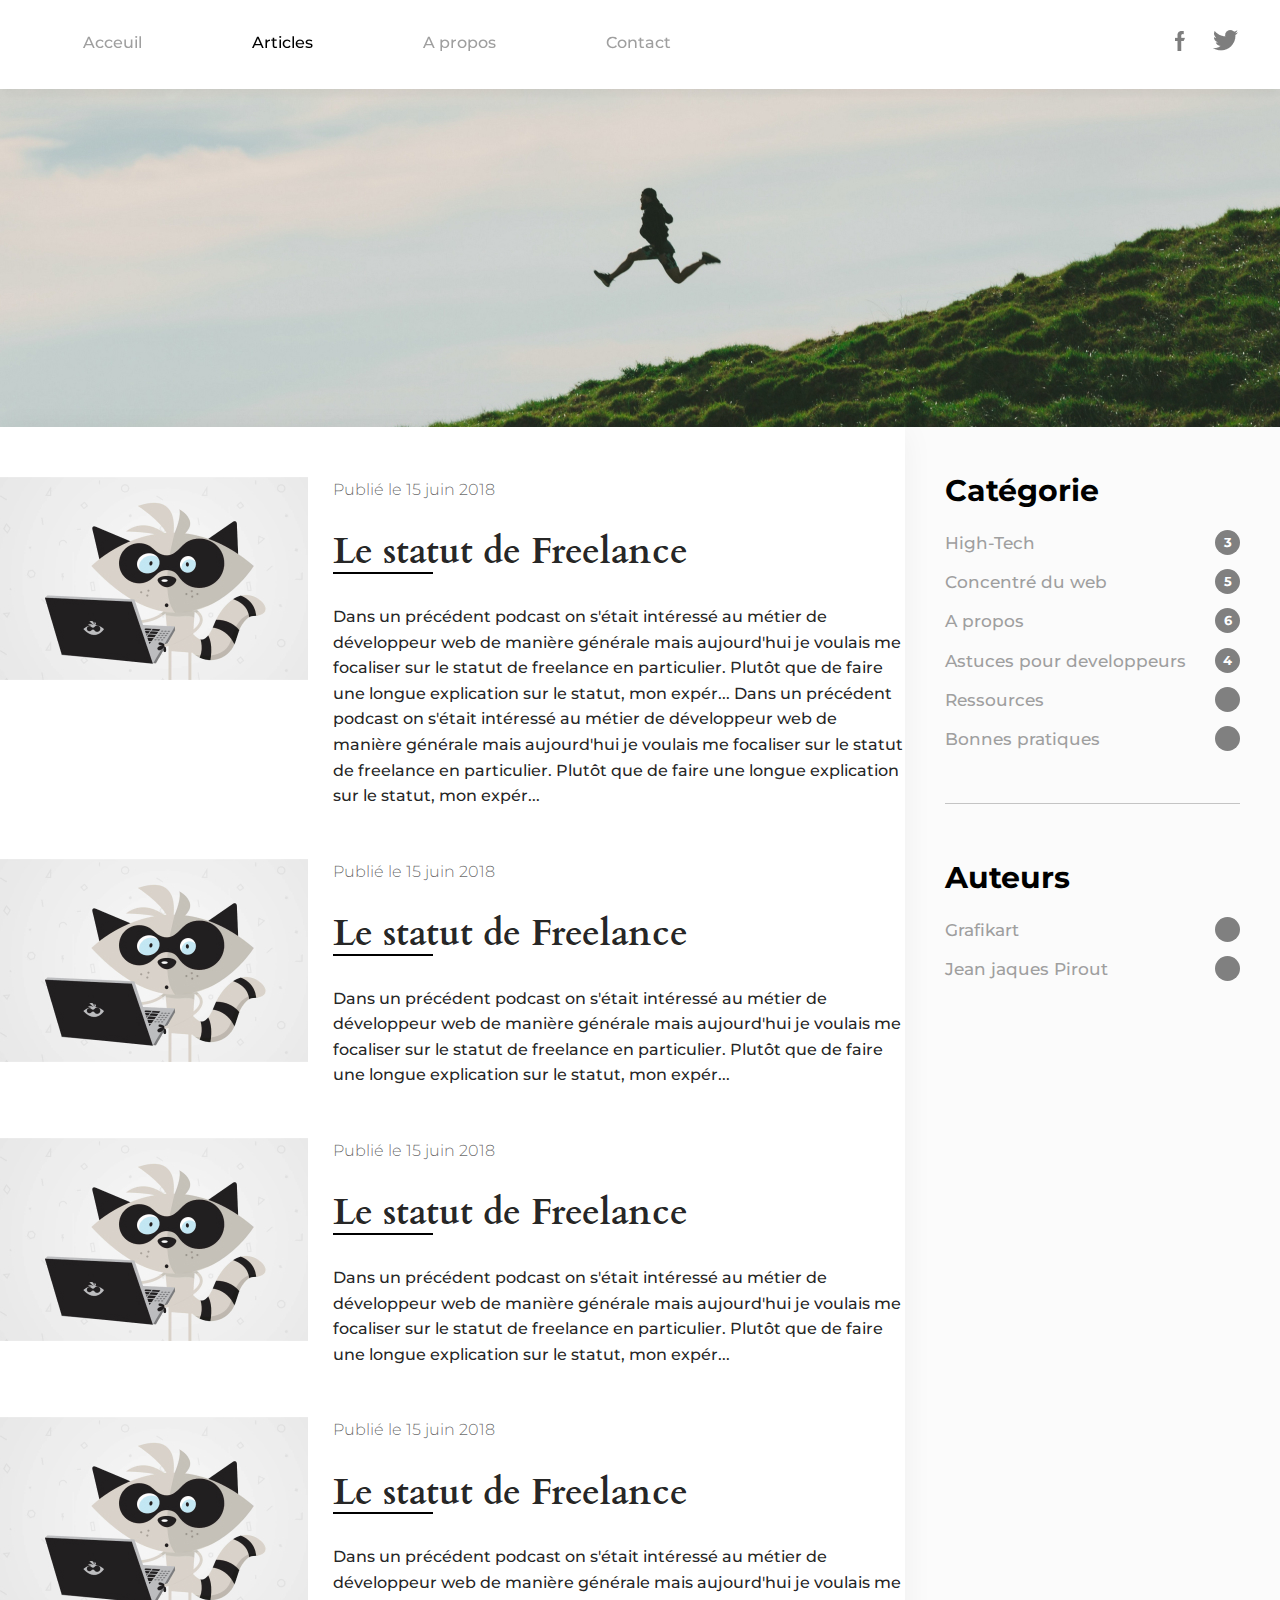
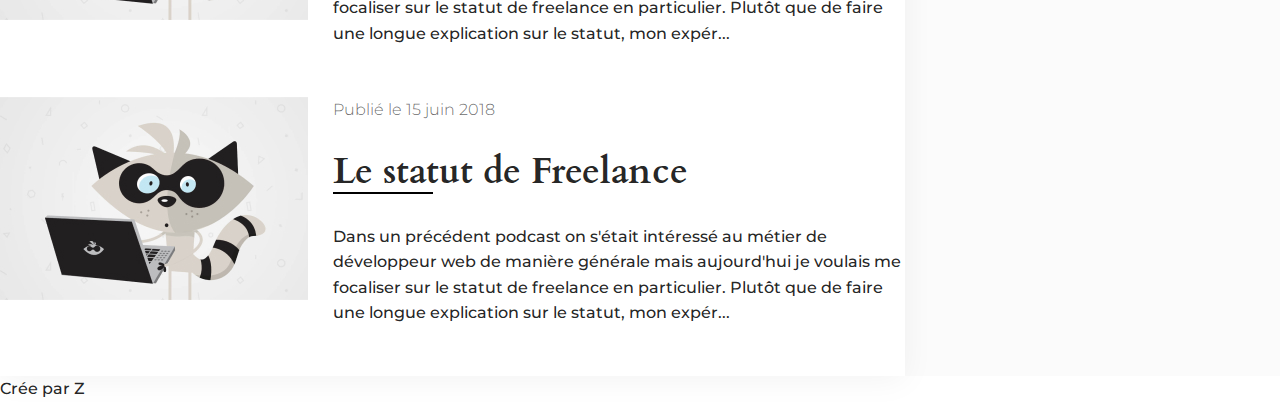
<file: index.html>
<!DOCTYPE html>
<html lang="fr">
<head>
    <meta charset="UTF-8">
    <meta name="viewport" content="width=device-width, initial-scale=1.0">
    <!-- Titre de la page -->
    <title>Mon Blog</title>
    <link rel="preconnect" href="https://fonts.googleapis.com">
    <link rel="preconnect" href="https://fonts.gstatic.com" crossorigin>
    <link href="https://fonts.googleapis.com/css2?family=Cardo:wght@700&family=Montserrat:ital,wght@0,700;1,700&display=swap" rel="stylesheet">
    <link rel="stylesheet" href="style.css">
</head>
<body>
    <header class="topbar">
        <nav>
            <a href="index.html">Acceuil</a>
            <a href="articles.html" class="active">Articles</a>
            <a href="apropos.html">A propos</a>
            <a href="contact.html">Contact</a>
        </nav>
        <div class="social">
            <a href="#" title="Facebook"><img src="img/facebook.png" title="Facebook"></a>
            <a href="#" title="Twitter"><img src="img/twitter.png" title="Twitter"></a>
        </div>
    </header>
    <div class="banniere"></div>
    <div class="body">
        
    <main class="main">
        <div class="container">
            <article class="article">
                <a href="article.html" class="article-img" class="article-img"><img src="img/articles.jpg"></a>
                <div class="article-date">Publié le 15 juin 2018</div>
                <h2 class="article-title"><a href="article.html">Le statut de Freelance</a></h2>
                <p>
                    Dans un précédent podcast on s'était intéressé au métier de développeur web de manière générale mais aujourd'hui je voulais me focaliser sur le statut de freelance en particulier. Plutôt que de faire une longue explication sur le statut, mon expér...
                    Dans un précédent podcast on s'était intéressé au métier de développeur web de manière générale mais aujourd'hui je voulais me focaliser sur le statut de freelance en particulier. Plutôt que de faire une longue explication sur le statut, mon expér...
                </p>
            </article>
            <article class="article">
                <a href="article.html" class="article-img" class="article-img" class="article-img"><img src="img/articles.jpg"></a>
                <div class="article-date">Publié le 15 juin 2018</div>
                <h2 class="article-title"><a href="article.html">Le statut de Freelance</a></h2>
                <p>
                    Dans un précédent podcast on s'était intéressé au métier de développeur web de manière générale mais aujourd'hui je voulais me focaliser sur le statut de freelance en particulier. Plutôt que de faire une longue explication sur le statut, mon expér...
                </p>
            </article>
            <article class="article">
                <a href="article.html" class="article-img" class="article-img" class="article-img"><img src="img/articles.jpg"></a>
                <div class="article-date">Publié le 15 juin 2018</div>
                <h2 class="article-title"><a href="article.html">Le statut de Freelance</a></h2>
                <p>
                    Dans un précédent podcast on s'était intéressé au métier de développeur web de manière générale mais aujourd'hui je voulais me focaliser sur le statut de freelance en particulier. Plutôt que de faire une longue explication sur le statut, mon expér...
                </p>
            </article>
            <article class="article">
                <a href="article.html" class="article-img" class="article-img" class="article-img"><img src="img/articles.jpg"></a>
                <div class="article-date">Publié le 15 juin 2018</div>
                <h2 class="article-title"><a href="article.html">Le statut de Freelance</a></h2>
                <p>
                    Dans un précédent podcast on s'était intéressé au métier de développeur web de manière générale mais aujourd'hui je voulais me focaliser sur le statut de freelance en particulier. Plutôt que de faire une longue explication sur le statut, mon expér...
                </p>
            </article>
            <article class="article">
                <a href="article.html" class="article-img" class="article-img"><img src="img/articles.jpg"></a>
                <div class="article-date">Publié le 15 juin 2018</div>
                <h2 class="article-title"><a href="article.html">Le statut de Freelance</a></h2>
                <p>
                    Dans un précédent podcast on s'était intéressé au métier de développeur web de manière générale mais aujourd'hui je voulais me focaliser sur le statut de freelance en particulier. Plutôt que de faire une longue explication sur le statut, mon expér...
                </p>
            </article>
        </div>
    </main>
    <aside class="sidebar">
        <h4 class="sidebar-title">Catégorie</h4>
        <ul>
            <li><a href="#" data-count="3">High-Tech</a></li>
            <li><a href="#" data-count="5">Concentré du web</a></li>
            <li><a href="#" data-count="6">A propos</a></li>
            <li><a href="#" data-count="4">Astuces pour developpeurs</a></li>
            <li><a href="#">Ressources</a></li>
            <li><a href="#">Bonnes pratiques</a></li>
        </ul>
        <hr>
        <h4 class="sidebar-title">Auteurs</h4>
        <ul>
            <li><a href="#">Grafikart</a></li>
            <li><a href="#">Jean jaques Pirout</a></li>
        </ul>
    </aside>
    </div>
    <footer class="footer">
        Crée par Z
    </footer>
</body>
</html>
</file>
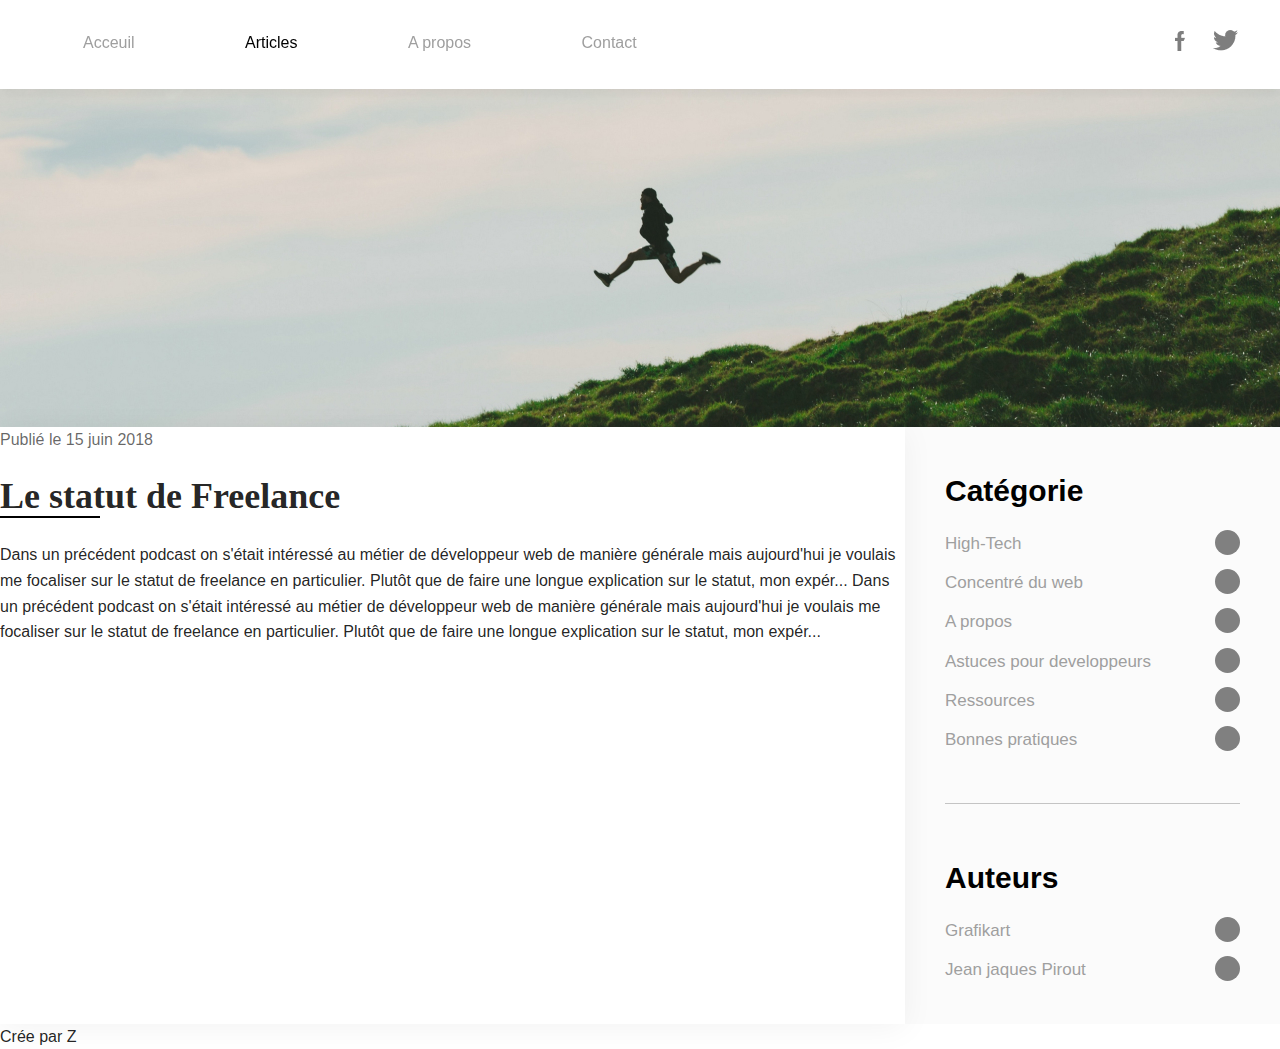
<file: article.html>
<!DOCTYPE html>
<html lang="fr">
<head>
    <meta charset="UTF-8">
    <meta name="viewport" content="width=device-width, initial-scale=1.0">
    <title>Mon Blog</title>
    <link rel="stylesheet" href="style.css">
</head>
<body>
    <header class="topbar">
        <nav>
            <a href="index.html">Acceuil</a>
            <a href="articles.html" class="active">Articles</a>
            <a href="apropos.html">A propos</a>
            <a href="contact.html">Contact</a>
        </nav>
        <div class="social">
            <a href="#" title="Facebook"><img src="img/facebook.png" title="Facebook"></a>
            <a href="#" title="Twitter"><img src="img/twitter.png" title="Twitter"></a>
        </div>
    </header>
    <div class="banniere"></div>
    <div class="body">
        
    <main class="main">
        <div class="container">
            <div class="article-date">Publié le 15 juin 2018</div>
                <h1 class="article-title">Le statut de Freelance</h2>
                <p>
                    Dans un précédent podcast on s'était intéressé au métier de développeur web de manière générale mais aujourd'hui je voulais me focaliser sur le statut de freelance en particulier. Plutôt que de faire une longue explication sur le statut, mon expér...
                    Dans un précédent podcast on s'était intéressé au métier de développeur web de manière générale mais aujourd'hui je voulais me focaliser sur le statut de freelance en particulier. Plutôt que de faire une longue explication sur le statut, mon expér...
                </p>
        </div>
    </main>
    <aside class="sidebar">
        <h4 class="sidebar-title">Catégorie</h4>
        <ul>
            <li><a href="#">High-Tech</a></li>
            <li><a href="#">Concentré du web</a></li>
            <li><a href="#">A propos</a></li>
            <li><a href="#">Astuces pour developpeurs</a></li>
            <li><a href="#">Ressources</a></li>
            <li><a href="#">Bonnes pratiques</a></li>
        </ul>
        <hr>
        <h4 class="sidebar-title">Auteurs</h4>
        <ul>
            <li><a href="#">Grafikart</a></li>
            <li><a href="#">Jean jaques Pirout</a></li>
        </ul>
    </aside>
    </div>
    <footer class="footer">
        Crée par Z
    </footer>
</body>
</html>
</file>
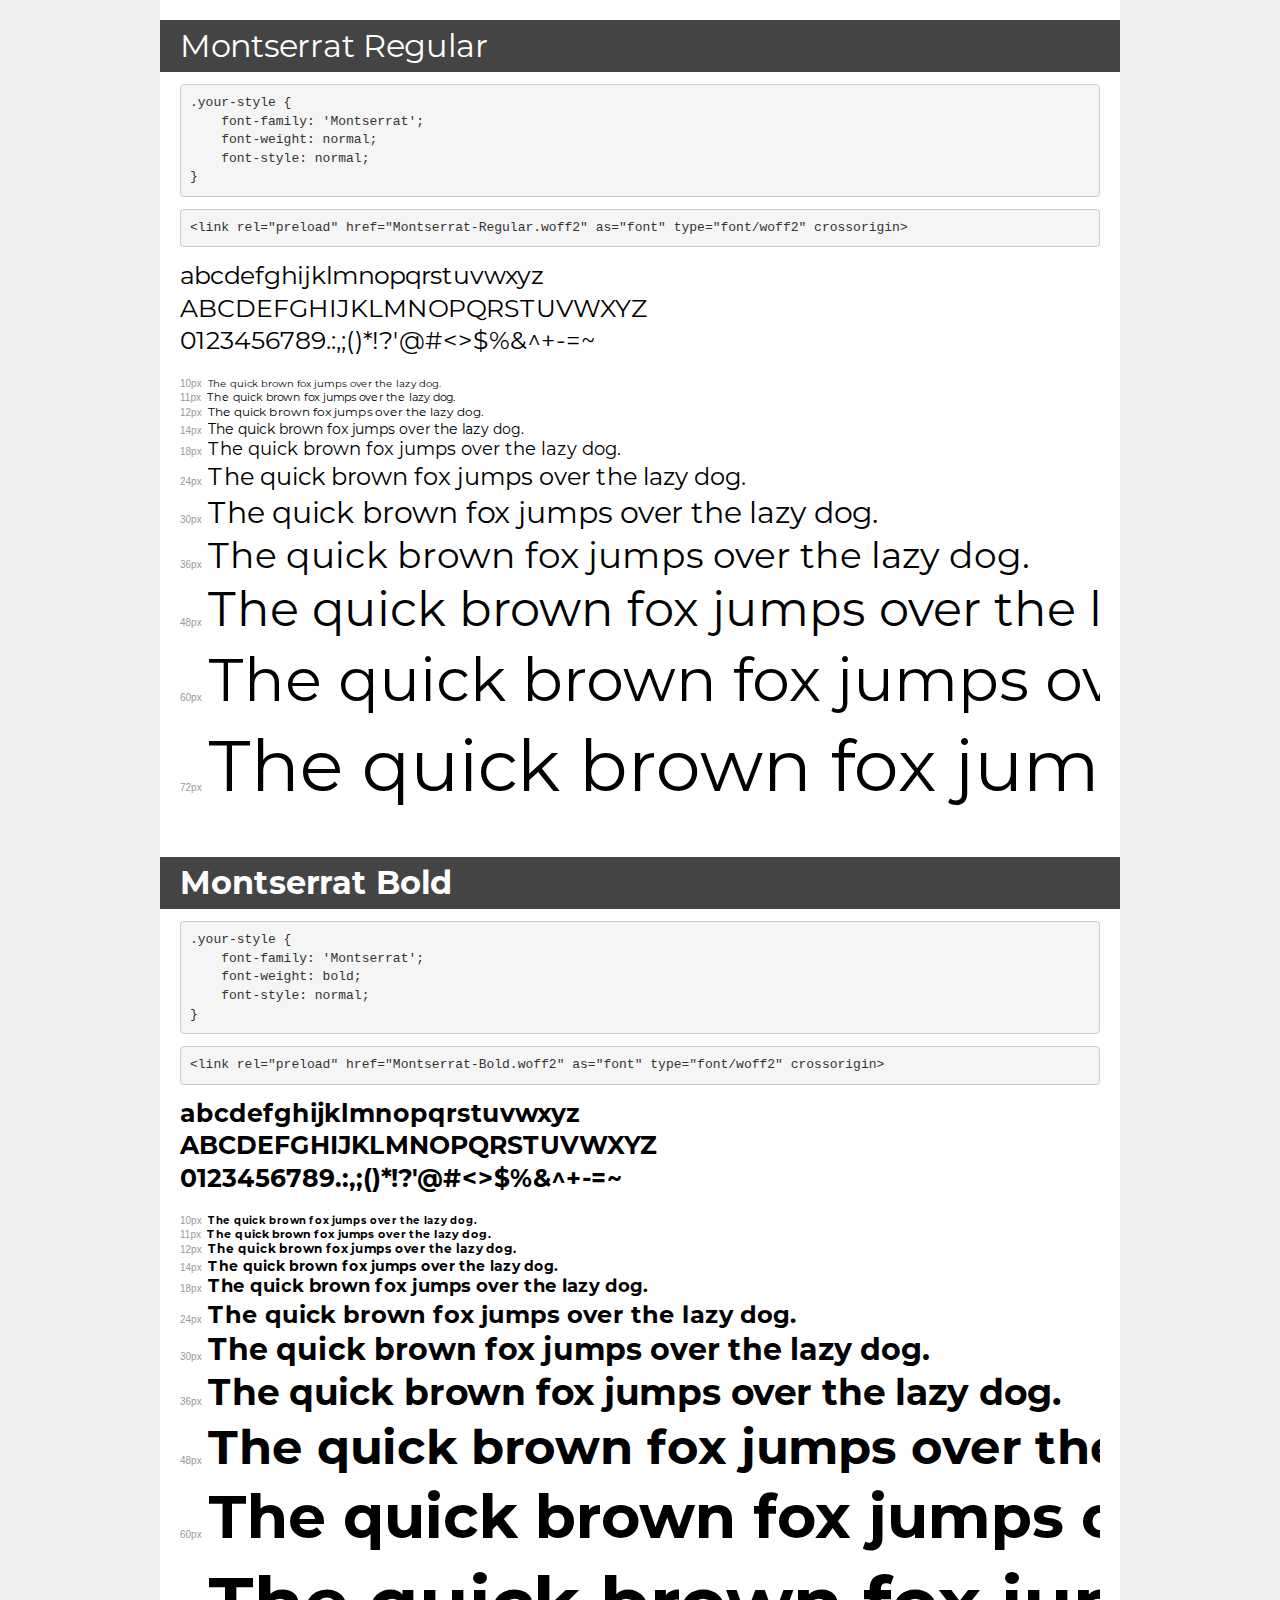
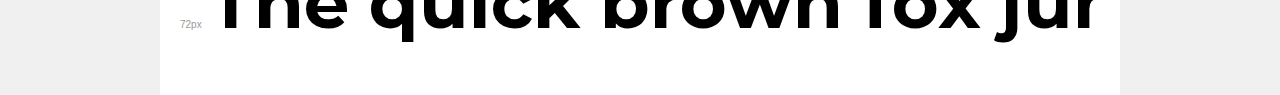
<file: fonts/demo.html>
<!DOCTYPE html>
<html lang="en">
<head>
    <meta charset="utf-8">
    <meta http-equiv="X-UA-Compatible" content="IE=edge">
    <meta name="viewport" content="width=device-width, initial-scale=1">
    <meta name="robots" content="noindex, noarchive">
    <meta name="format-detection" content="telephone=no">
    <title>Transfonter demo</title>
    <link href="stylesheet.css" rel="stylesheet">
    <style>
        /*
        http://meyerweb.com/eric/tools/css/reset/
        v2.0 | 20110126
        License: none (public domain)
        */
        html, body, div, span, applet, object, iframe,
        h1, h2, h3, h4, h5, h6, p, blockquote, pre,
        a, abbr, acronym, address, big, cite, code,
        del, dfn, em, img, ins, kbd, q, s, samp,
        small, strike, strong, sub, sup, tt, var,
        b, u, i, center,
        dl, dt, dd, ol, ul, li,
        fieldset, form, label, legend,
        table, caption, tbody, tfoot, thead, tr, th, td,
        article, aside, canvas, details, embed,
        figure, figcaption, footer, header, hgroup,
        menu, nav, output, ruby, section, summary,
        time, mark, audio, video {
            margin: 0;
            padding: 0;
            border: 0;
            font-size: 100%;
            font: inherit;
            vertical-align: baseline;
        }
        /* HTML5 display-role reset for older browsers */
        article, aside, details, figcaption, figure,
        footer, header, hgroup, menu, nav, section {
            display: block;
        }
        body {
            line-height: 1;
        }
        ol, ul {
            list-style: none;
        }
        blockquote, q {
            quotes: none;
        }
        blockquote:before, blockquote:after,
        q:before, q:after {
            content: '';
            content: none;
        }
        table {
            border-collapse: collapse;
            border-spacing: 0;
        }
        /* demo styles */
        body {
            background: #f0f0f0;
            color: #000;
        }
        .page {
            background: #fff;
            width: 920px;
            margin: 0 auto;
            padding: 20px 20px 0 20px;
            overflow: hidden;
        }
        .font-container {
            overflow-x: auto;
            overflow-y: hidden;
            margin-bottom: 40px;
            line-height: 1.3;
            white-space: nowrap;
            padding-bottom: 5px;
        }
        h1 {
            position: relative;
            background: #444;
            font-size: 32px;
            color: #fff;
            padding: 10px 20px;
            margin: 0 -20px 12px -20px;
        }
        .letters {
            font-size: 25px;
            margin-bottom: 20px;
        }
        .s10:before {
            content: '10px';
        }
        .s11:before {
            content: '11px';
        }
        .s12:before {
            content: '12px';
        }
        .s14:before {
            content: '14px';
        }
        .s18:before {
            content: '18px';
        }
        .s24:before {
            content: '24px';
        }
        .s30:before {
            content: '30px';
        }
        .s36:before {
            content: '36px';
        }
        .s48:before {
            content: '48px';
        }
        .s60:before {
            content: '60px';
        }
        .s72:before {
            content: '72px';
        }
        .s10:before, .s11:before, .s12:before, .s14:before,
        .s18:before, .s24:before, .s30:before, .s36:before,
        .s48:before, .s60:before, .s72:before {
            font-family: Arial, sans-serif;
            font-size: 10px;
            font-weight: normal;
            font-style: normal;
            color: #999;
            padding-right: 6px;
        }
        pre {
            display: block;
            padding: 9px;
            margin: 0 0 12px;
            font-family: Monaco, Menlo, Consolas, "Courier New", monospace;
            font-size: 13px;
            line-height: 1.428571429;
            color: #333;
            font-weight: normal;
            font-style: normal;
            background-color: #f5f5f5;
            border: 1px solid #ccc;
            overflow-x: auto;
            border-radius: 4px;
        }
        /* responsive */
        @media (max-width: 959px) {
            .page {
                width: auto;
                margin: 0;
            }
        }
    </style>
</head>
<body>
<div class="page">
    <div class="demo">
        <h1 style="font-family: 'Montserrat'; font-weight: normal; font-style: normal;">Montserrat Regular</h1>
        <pre title="Usage">.your-style {
    font-family: 'Montserrat';
    font-weight: normal;
    font-style: normal;
}</pre>
        <pre title="Preload (optional)">
&lt;link rel=&quot;preload&quot; href=&quot;Montserrat-Regular.woff2&quot; as=&quot;font&quot; type=&quot;font/woff2&quot; crossorigin&gt;</pre>
        <div class="font-container" style="font-family: 'Montserrat'; font-weight: normal; font-style: normal;">
            <p class="letters">
                abcdefghijklmnopqrstuvwxyz<br>
ABCDEFGHIJKLMNOPQRSTUVWXYZ<br>
                0123456789.:,;()*!?'@#&lt;&gt;$%&^+-=~
            </p>
            <p class="s10" style="font-size: 10px;">The quick brown fox jumps over the lazy dog.</p>
            <p class="s11" style="font-size: 11px;">The quick brown fox jumps over the lazy dog.</p>
            <p class="s12" style="font-size: 12px;">The quick brown fox jumps over the lazy dog.</p>
            <p class="s14" style="font-size: 14px;">The quick brown fox jumps over the lazy dog.</p>
            <p class="s18" style="font-size: 18px;">The quick brown fox jumps over the lazy dog.</p>
            <p class="s24" style="font-size: 24px;">The quick brown fox jumps over the lazy dog.</p>
            <p class="s30" style="font-size: 30px;">The quick brown fox jumps over the lazy dog.</p>
            <p class="s36" style="font-size: 36px;">The quick brown fox jumps over the lazy dog.</p>
            <p class="s48" style="font-size: 48px;">The quick brown fox jumps over the lazy dog.</p>
            <p class="s60" style="font-size: 60px;">The quick brown fox jumps over the lazy dog.</p>
            <p class="s72" style="font-size: 72px;">The quick brown fox jumps over the lazy dog.</p>
        </div>
    </div>

    <div class="demo">
        <h1 style="font-family: 'Montserrat'; font-weight: bold; font-style: normal;">Montserrat Bold</h1>
        <pre title="Usage">.your-style {
    font-family: 'Montserrat';
    font-weight: bold;
    font-style: normal;
}</pre>
        <pre title="Preload (optional)">
&lt;link rel=&quot;preload&quot; href=&quot;Montserrat-Bold.woff2&quot; as=&quot;font&quot; type=&quot;font/woff2&quot; crossorigin&gt;</pre>
        <div class="font-container" style="font-family: 'Montserrat'; font-weight: bold; font-style: normal;">
            <p class="letters">
                abcdefghijklmnopqrstuvwxyz<br>
ABCDEFGHIJKLMNOPQRSTUVWXYZ<br>
                0123456789.:,;()*!?'@#&lt;&gt;$%&^+-=~
            </p>
            <p class="s10" style="font-size: 10px;">The quick brown fox jumps over the lazy dog.</p>
            <p class="s11" style="font-size: 11px;">The quick brown fox jumps over the lazy dog.</p>
            <p class="s12" style="font-size: 12px;">The quick brown fox jumps over the lazy dog.</p>
            <p class="s14" style="font-size: 14px;">The quick brown fox jumps over the lazy dog.</p>
            <p class="s18" style="font-size: 18px;">The quick brown fox jumps over the lazy dog.</p>
            <p class="s24" style="font-size: 24px;">The quick brown fox jumps over the lazy dog.</p>
            <p class="s30" style="font-size: 30px;">The quick brown fox jumps over the lazy dog.</p>
            <p class="s36" style="font-size: 36px;">The quick brown fox jumps over the lazy dog.</p>
            <p class="s48" style="font-size: 48px;">The quick brown fox jumps over the lazy dog.</p>
            <p class="s60" style="font-size: 60px;">The quick brown fox jumps over the lazy dog.</p>
            <p class="s72" style="font-size: 72px;">The quick brown fox jumps over the lazy dog.</p>
        </div>
    </div>

</div>
</body>
</html>
</file>
<file: style.css>
*{
    box-sizing: border-box;
}

body,html{
    font-size: 16px;
    color: rgba(0, 0, 0, 0.87);
    font-family: "Montserrat",sans-serif;
    line-height: 1.6;
    margin: 0;
    font-weight: 500;
}

.topbar{
    position: fixed;
    top: 0;
    left: 0;
    right: 0;
    width: 100%;
    background: #FFF;
    padding: 30px;
    z-index: 3;
    box-shadow: 0 4px 10px rgba(0, 0, 0, .05);
}

.topbar nav{
    float: left;
}

.social{
    float: right;
}

.topbar nav a {
    color: #9f9f9f;
    text-decoration: none;
    font-weight: 500;
    margin: 0 53px;
    transition: color .3s;
}

.topbar nav a:hover, .topbar nav a.active{
    color: #000;
}

.social a{
    padding: 0 12px;
    opacity: .5;
    transition: opacity .3s;
}

.social a:hover{
    opacity: 1;
}

.banniere{
    height: 427px;
    background: no-repeat center center / cover url(img/header.jpg);
}

.body{
    display: flex;
}

.main{
    background: #FFF;
    width: calc(100% - 375px);
    box-shadow: 0 4px 30px rgba(0, 0, 0, .05);
    z-index: 2;
    position: relative;
}

.sidebar{
    width: 375px;
    padding: 40px;
    font-size: 17px;
    z-index: 1;
    position: relative;
    background: #fbfbfb;
}

.sidebar-title{
    font-size: 30px;
    color: #000;
    margin: 15px 0;
}

.sidebar-title:first-child{
    margin-top: 0;
}

.sidebar a{
    color: #9f9f9f;
    text-decoration: none;
}

.sidebar a:hover{
    text-decoration: underline;
}

.sidebar ul{
    margin: 0;
    padding: 0;
    list-style: none;
}

.sidebar hr{
    border: none;
    background : #c4c4c4;
    height: 1px;
    margin: 50px 0;
}

.sidebar li{
    padding: 6px 0;
}

.sidebar li:first-child{
    padding-top: 0;
}

.sidebar li:last-child{
    padding-bottom: 0;
}

.container{
    margin: 0 auto;
    max-width: 940px;
}

.article{
    position: relative;
    margin: 50px 0;
    padding-left: 333px;
    min-height: 203px;
}

.article-img{
    position: absolute;
    left: 0;
    top: 0;
    width: 308px;
    margin-right: 25px;
}

.article-img img{
    width: 100%;
    height: auto;
}

.article-date{
    font-weight: 300;
    color: rgba(0, 0, 0, .6);
    margin-bottom: 5px;
}

.article a {
    color: inherit;
    text-decoration: none;
}

.article a:hover {
    text-decoration: underline;
}

.article-title{
    font-size: 2.25rem;
    line-height: 1.1;
    font-family: "Cardo", serif;
    margin: 0 15 0 0;
}

.footer{
    clear:both;
}

::selection {
    color: gold;
    background-color: red;
}

.article-title::after{
    display: block;
    content: '';
    width: 100px;
    height: 2px;
    background: #000;
}

.sidebar li a::after {
    content: attr(data-count);
    float: right;
    background: grey;
    text-align: center;
    color: #FFF;
    border-radius: 50%;
    width: 25px;
    height: 25px;
    font-size: 0.8rem;
    font-weight: 700;
    line-height: 25px;
}

.article-img:hover{
    transform-origin: left top;
    transform: scale(1.1) rotate(10deg);
}

.article-img{
    transition: transform cubic-bezier(.68,-0.55,.27,1.55) .5s;
}
@media screen and (max-width:1100px) {
    .body{
        display: block;
    }

    .main{
        width: 100%;
    }

    .sidebar{
        width: 100%;
    }

    .main .container{
        overflow: hidden;
    }
}

@media screen and (max-width:740px){
    .article{
        padding-left: 0;
    }
    .article-img{
        position:static;
        margin-bottom: 1rem;
        width: 100%;
        display: block;
    }
    .container{
        padding: 0 20px;
    }
}

@media screen and (max-width:860px) {
    .topbar{
        position: absolute;
    }
    .topbar nav, .social{
        float: none;
        text-align: center;
    }
    .topbar nav{
        margin-bottom: 15px;
    }
    .topbar nav a{
        margin: 0 20px 5px 20px;
        display: inline-block;
        white-space: nowrap;
    }

}
</file>
<file: fonts/stylesheet.css>
@font-face {
    font-family: 'Montserrat';
    src: url('Montserrat-Regular.eot');
    src: url('Montserrat-Regular.eot?#iefix') format('embedded-opentype'),
        url('Montserrat-Regular.woff2') format('woff2'),
        url('Montserrat-Regular.woff') format('woff'),
        url('Montserrat-Regular.ttf') format('truetype'),
        url('Montserrat-Regular.svg#Montserrat-Regular') format('svg');
    font-weight: normal;
    font-style: normal;
    font-display: swap;
}

@font-face {
    font-family: 'Montserrat';
    src: url('Montserrat-Bold.eot');
    src: url('Montserrat-Bold.eot?#iefix') format('embedded-opentype'),
        url('Montserrat-Bold.woff2') format('woff2'),
        url('Montserrat-Bold.woff') format('woff'),
        url('Montserrat-Bold.ttf') format('truetype'),
        url('Montserrat-Bold.svg#Montserrat-Bold') format('svg');
    font-weight: bold;
    font-style: normal;
    font-display: swap;
}
</file>
